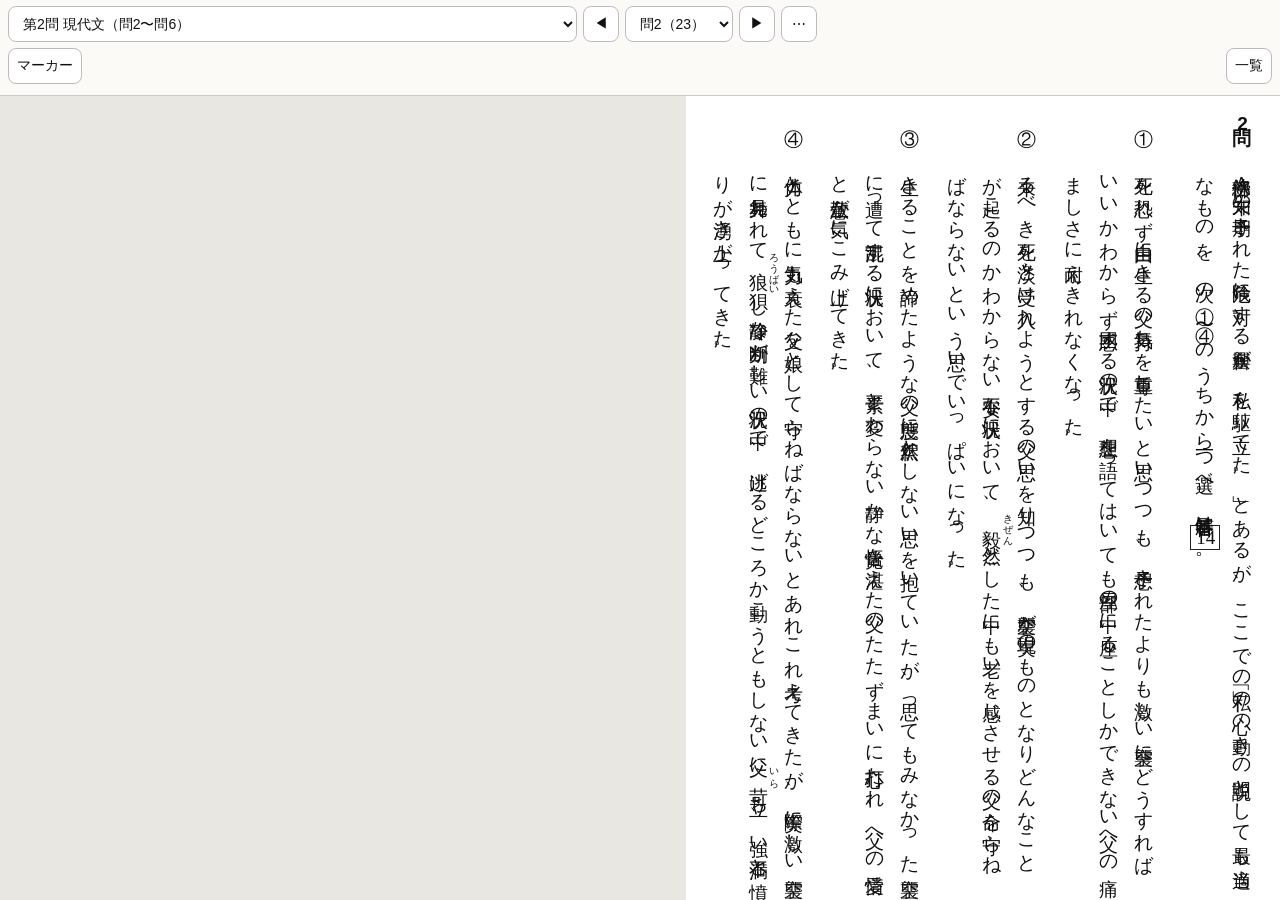
<file: index.html>
<!DOCTYPE html>
<html lang="ja">
<head>
  <meta charset="utf-8">
  <meta name="viewport" content="width=device-width, initial-scale=1, viewport-fit=cover">
  <title>国語 マーカーと指摘</title>
  <link rel="stylesheet" href="css/app.css">
</head>
<body>
  <header class="toolbar" id="toolbar">
    <div class="row">
      <select id="bookSel" aria-label="問題セット"></select>
      <button id="prevBtn" aria-label="前のページ">◀</button>
      <select id="pageSel" aria-label="ページ"></select>
      <button id="nextBtn" aria-label="次のページ">▶</button>
      <button id="menuBtn" aria-label="メニュー">⋯</button>
    </div>
    <div class="row">
      <button id="markerBtn" class="mode-btn" aria-pressed="false">マーカー</button>
      <div id="palette" class="palette" hidden>
        <button class="tool" data-tool="yellow"><i class="sw sw-yellow"></i>重要</button>
        <button class="tool" data-tool="red"><i class="sw sw-red"></i>ダメ</button>
        <button class="tool" data-tool="blue"><i class="sw sw-blue"></i>根拠</button>
        <button class="tool" data-tool="erase"><i class="sw sw-erase"></i>消す</button>
      </div>
      <button id="listBtn" class="list-btn">一覧<span id="listCount" class="badge"></span></button>
    </div>
  </header>

  <main id="viewer" class="viewer">
    <article id="paper" class="paper"></article>
  </main>

  <!-- 指摘メモ -->
  <div id="memoSheet" class="sheet" hidden>
    <div class="sheet-body">
      <div class="sheet-head"><i id="memoChip" class="sw"></i><span id="memoWhere"></span></div>
      <p id="memoExcerpt" class="excerpt"></p>
      <textarea id="memoText" rows="2" maxlength="100" placeholder="例：本文に書いていない"></textarea>
      <div class="presets" id="memoPresets"></div>
      <div class="recolor">
        <span>色：</span>
        <button data-recolor="yellow"><i class="sw sw-yellow"></i>重要</button>
        <button data-recolor="red"><i class="sw sw-red"></i>ダメ</button>
        <button data-recolor="blue"><i class="sw sw-blue"></i>根拠</button>
      </div>
      <div class="actions">
        <button id="memoDelete" class="danger">マーカーを消す</button>
        <span class="spacer"></span>
        <button id="memoCancel">キャンセル</button>
        <button id="memoSave" class="primary">保存</button>
      </div>
    </div>
  </div>

  <!-- 一覧 -->
  <div id="listPanel" class="panel" hidden>
    <div class="panel-head">
      <h2 id="listTitle">このページのマーカー</h2>
      <button id="listClose">閉じる</button>
    </div>
    <ol id="markList" class="mark-list"></ol>
  </div>

  <!-- メニュー -->
  <div id="menuSheet" class="sheet" hidden>
    <div class="sheet-body">
      <h2>PDFに出力</h2>
      <label><input type="radio" name="pRange" value="page" checked> このページだけ</label>
      <label><input type="radio" name="pRange" value="all"> この問題セットの全ページ</label>
      <label><input type="checkbox" id="pMemo" checked> 指摘メモの一覧を別ページに付ける</label>
      <p class="hint">印刷画面で「PDF として保存」を選んでください。</p>
      <div class="actions"><span class="spacer"></span><button id="printBtn" class="primary">PDFに出力</button></div>
      <hr>
      <h2>その他</h2>
      <div class="actions wrap">
        <button id="importBtn">問題を読み込む（JSON）</button>
        <button id="clearPageBtn" class="danger">このページのマーカーを全部消す</button>
      </div>
      <input type="file" id="importFile" accept=".json,application/json" hidden>
      <div class="actions"><span class="spacer"></span><button id="menuClose">閉じる</button></div>
    </div>
  </div>

  <div id="toast" class="toast" hidden></div>
  <div id="printRoot" class="print-root"></div>

  <script src="data/sample.js"></script>
  <script src="js/text.js"></script>
  <script src="js/marks.js"></script>
  <script src="js/store.js"></script>
  <script src="js/print.js"></script>
  <script src="js/app.js"></script>
</body>
</html>
</file>
<file: css/app.css>
:root {
  --tb-h: 96px;
  --mk-yellow: rgba(255, 221, 0, 0.55);
  --mk-red: rgba(255, 70, 70, 0.38);
  --mk-blue: rgba(60, 140, 255, 0.35);
  --mincho: "Noto Serif JP", "Noto Serif CJK JP", "Source Han Serif JP", "Yu Mincho", "YuMincho", "Hiragino Mincho ProN", serif;
  --gothic: "Noto Sans JP", "Noto Sans CJK JP", "Hiragino Sans", "Yu Gothic", sans-serif;
}

* { box-sizing: border-box; }
html, body { margin: 0; height: 100%; }
body {
  font-family: var(--gothic);
  background: #e9e7e2;
  color: #111;
  overscroll-behavior: none;
  -webkit-tap-highlight-color: transparent;
}
button, select {
  font: inherit;
  font-size: 14px;
  min-height: 36px;
  padding: 4px 10px;
  border: 1px solid #bbb;
  border-radius: 8px;
  background: #fff;
  color: #111;
}
button.primary { background: #1d5fd1; border-color: #1d5fd1; color: #fff; }
button.danger { color: #c62828; border-color: #e3a3a3; }

/* ---------- ツールバー ---------- */
.toolbar {
  position: fixed; inset: 0 0 auto 0; z-index: 10;
  height: var(--tb-h);
  padding: 6px 8px;
  background: #fbfaf7;
  border-bottom: 1px solid #ccc;
  display: flex; flex-direction: column; gap: 6px;
}
.toolbar .row { display: flex; gap: 6px; align-items: center; min-width: 0; }
#bookSel { flex: 1 1 auto; min-width: 0; max-width: 45%; }
#pageSel { flex: 0 1 auto; }
.mode-btn { white-space: nowrap; flex: 0 0 auto; padding: 4px 8px; }
.mode-btn[aria-pressed="true"] { background: #222; color: #fff; border-color: #222; }
.palette { display: flex; gap: 4px; flex: 1 1 auto; overflow-x: auto; }
.palette[hidden] { display: none; }
.palette .tool { padding: 4px 6px; font-size: 13px; white-space: nowrap; flex: 0 0 auto; }
.palette .tool .sw { margin-right: 2px; }
.palette .tool.on { outline: 3px solid #222; outline-offset: -1px; font-weight: bold; }
.list-btn { margin-left: auto; white-space: nowrap; flex: 0 0 auto; padding: 4px 8px; }
.badge { display: inline-block; min-width: 1.4em; margin-left: 4px; padding: 0 4px; border-radius: 1em; background: #555; color: #fff; font-size: 12px; }
.badge:empty { display: none; }

.sw { display: inline-block; width: 14px; height: 14px; border-radius: 3px; margin-right: 4px; vertical-align: -2px; border: 1px solid rgba(0,0,0,.25); }
.sw-yellow { background: #ffe14d; }
.sw-red { background: #ff7b7b; }
.sw-blue { background: #79acff; }
.sw-erase { background: repeating-linear-gradient(45deg, #fff 0 3px, #bbb 3px 5px); }

/* ---------- 問題の表示（縦書き） ---------- */
.viewer {
  position: fixed; inset: var(--tb-h) 0 0 0;
  overflow: auto;
  writing-mode: vertical-rl;
  background: #e9e7e2;
}
.paper {
  writing-mode: vertical-rl;
  inline-size: 100%;
  min-inline-size: 0;
  margin: 0;
  padding: 18px 20px 24px;
  background: #fff;
  font-family: var(--mincho);
  font-size: 19px;
  line-height: 1.85;
  font-feature-settings: "vpal" 0;
}
body.marking .viewer {
  touch-action: none;
  -webkit-user-select: none; user-select: none;
  -webkit-touch-callout: none;
}
body.marking .paper { box-shadow: inset 0 0 0 3px #222; }

.q-head, .choice { display: flex; flex-direction: row; }
.qnum {
  flex: 0 0 2.6em;
  font-family: var(--gothic);
  font-weight: 800;
}
.q-text, .c-text { flex: 1 1 auto; min-inline-size: 0; }
.choices { margin-block-start: 1.2em; }
.choice { margin-block-start: 0.6em; }
.cnum { flex: 0 0 2.6em; }
.choice.struck .c-text { text-decoration: line-through; text-decoration-color: #c00; text-decoration-thickness: 2px; color: #777; }
.choice.struck .cnum { color: #999; }

.tcy { text-combine-upright: all; -webkit-text-combine: horizontal; }
.b { font-weight: 800; font-family: var(--gothic); }
.u { text-decoration: underline; text-underline-position: right; text-underline-offset: 3px; }
ruby rt { font-size: 0.5em; }
.ansbox {
  display: inline-block;
  border: 1.5px solid #222;
  padding: 0.1em 0.15em;
  margin: 0 0.25em;
  font-family: var(--mincho);
  line-height: 1.2;
}
.fig { margin: 1.2em 0 0; padding: 0.6em; border: 1px solid #999; }
.fig-img { writing-mode: horizontal-tb; }
.fig-img img { max-width: 60vw; max-height: 60vh; display: block; }
.fig figcaption { font-size: 0.9em; margin-block-start: 0.5em; }

/* ---------- マーカー ---------- */
.seg [data-i] { position: relative; }
.mk-yellow { background-color: var(--mk-yellow); }
.mk-red { background-color: var(--mk-red); }
.mk-blue { background-color: var(--mk-blue); }
.has-memo::after {
  content: "";
  position: absolute;
  left: -4px; bottom: -4px;
  width: 9px; height: 9px;
  border-radius: 50%;
  background: #333;
  border: 2px solid #fff;
}
.pv-yellow { background-color: var(--mk-yellow); box-shadow: 0 0 0 1px #c9a800 inset; }
.pv-red { background-color: var(--mk-red); box-shadow: 0 0 0 1px #c33 inset; }
.pv-blue { background-color: var(--mk-blue); box-shadow: 0 0 0 1px #36c inset; }
.pv-erase { background-color: #eee; color: #aaa; }
.flash { animation: flash 1.2s ease-out 2; }
@keyframes flash { 50% { outline: 3px solid #f60; } }

/* ---------- シート・一覧 ---------- */
.sheet, .panel { position: fixed; inset: 0; z-index: 20; background: rgba(0,0,0,.35); display: flex; align-items: flex-end; }
.sheet[hidden], .panel[hidden], .toast[hidden] { display: none; }
.sheet-body {
  width: 100%;
  max-height: 85vh; overflow: auto;
  background: #fff;
  border-radius: 14px 14px 0 0;
  padding: 14px 14px calc(14px + env(safe-area-inset-bottom));
  display: flex; flex-direction: column; gap: 10px;
}
.sheet-body h2 { font-size: 16px; margin: 4px 0 0; }
.sheet-body label { display: block; font-size: 15px; }
.sheet-body hr { width: 100%; border: 0; border-top: 1px solid #ddd; }
.sheet-head { font-weight: bold; }
.excerpt { margin: 0; padding: 6px 8px; background: #f4f4f4; border-radius: 6px; font-family: var(--mincho); }
.hint { margin: 0; font-size: 13px; color: #666; }
textarea { width: 100%; font: inherit; font-size: 16px; padding: 8px; border: 1px solid #bbb; border-radius: 8px; }
.presets, .recolor { display: flex; flex-wrap: wrap; gap: 6px; align-items: center; }
.presets button { font-size: 13px; min-height: 30px; padding: 2px 8px; border-radius: 16px; background: #f6f6f6; }
.recolor button.on { outline: 3px solid #222; outline-offset: -1px; }
.actions { display: flex; gap: 8px; align-items: center; }
.actions.wrap { flex-wrap: wrap; }
.spacer { flex: 1; }

.panel { align-items: stretch; z-index: 15; }
.panel { flex-direction: column; background: #fff; }
.panel-head { display: flex; align-items: center; padding: 8px 12px; border-bottom: 1px solid #ccc; }
.panel-head h2 { flex: 1; font-size: 16px; margin: 0; }
.mark-list { flex: 1; overflow: auto; margin: 0; padding: 8px 12px 24px 36px; }
.mark-list li { padding: 10px 0; border-bottom: 1px solid #eee; }
.mark-list .where { font-size: 13px; color: #555; }
.mark-list .ex { display: block; margin: 4px 0; font-family: var(--mincho); font-size: 16px; padding: 2px 4px; border-radius: 3px; }
.mark-list .memo { display: block; font-size: 15px; }
.mark-list .memo.none { color: #999; }
.mark-list .li-actions { display: flex; gap: 6px; margin-top: 6px; }
.mark-list .li-actions button { min-height: 30px; font-size: 13px; }
.mark-list .empty { list-style: none; color: #777; margin-left: -24px; }
.bg-yellow { background: var(--mk-yellow); }
.bg-red { background: var(--mk-red); }
.bg-blue { background: var(--mk-blue); }

.toast {
  position: fixed; left: 50%; bottom: 24px; transform: translateX(-50%); z-index: 30;
  max-width: 90vw; padding: 10px 14px; border-radius: 10px;
  background: rgba(30,30,30,.92); color: #fff; font-size: 14px;
}

/* ---------- 印刷（PDF出力） ---------- */
.print-root { display: none; }

@page { size: A4; margin: 0; }
@media print {
  html, body { height: auto; background: #fff; }
  body > *:not(.print-root) { display: none !important; }
  .print-root { display: block; }
  * { -webkit-print-color-adjust: exact; print-color-adjust: exact; }

  .pr-page {
    position: relative;
    width: 210mm; height: 296.5mm;
    padding: 22mm 20mm 28mm;
    overflow: hidden;
    break-after: page; page-break-after: always;
  }
  .pr-page:last-child { break-after: auto; page-break-after: auto; }
  .pr-page .paper {
    inline-size: 100%;
    block-size: auto;
    padding: 0;
    font-size: 11pt;
    line-height: 2.05;
    box-shadow: none;
    /* 縦書きは右から左へ。右端からはじめる */
    margin-left: auto;
    height: 100%;
  }
  .pr-page .choices { margin-block-start: 1.8em; }
  .pr-page .choice { margin-block-start: 1.3em; }
  .pr-page .choice.struck .c-text { text-decoration: none; color: inherit; }
  .pr-page .has-memo::after { width: 5px; height: 5px; left: -3px; bottom: -3px; border-width: 1px; }
  .folio {
    position: absolute; left: 0; right: 0; bottom: 14mm;
    text-align: center; font-family: var(--mincho); font-size: 10pt;
  }

  .memo-page {
    writing-mode: horizontal-tb; font-family: var(--gothic); font-size: 10pt;
    padding: 18mm 16mm;
    break-before: page; page-break-before: always;
  }
  .memo-page tr { break-inside: avoid; page-break-inside: avoid; }
  .memo-page h1 { font-size: 15pt; margin: 0 0 6mm; }
  .memo-page h2 { font-size: 12pt; margin: 6mm 0 2mm; border-bottom: 1px solid #333; }
  .memo-page table { width: 100%; border-collapse: collapse; }
  .memo-page th, .memo-page td { border: 1px solid #999; padding: 1.5mm 2mm; vertical-align: top; text-align: left; }
  .memo-page th { background: #eee; }
  .memo-page td.ex { font-family: var(--mincho); }
  .memo-page .no { width: 8mm; text-align: center; }
  .memo-page .col { width: 22mm; white-space: nowrap; }
  .memo-page .where { width: 24mm; white-space: nowrap; }
}
</file>
